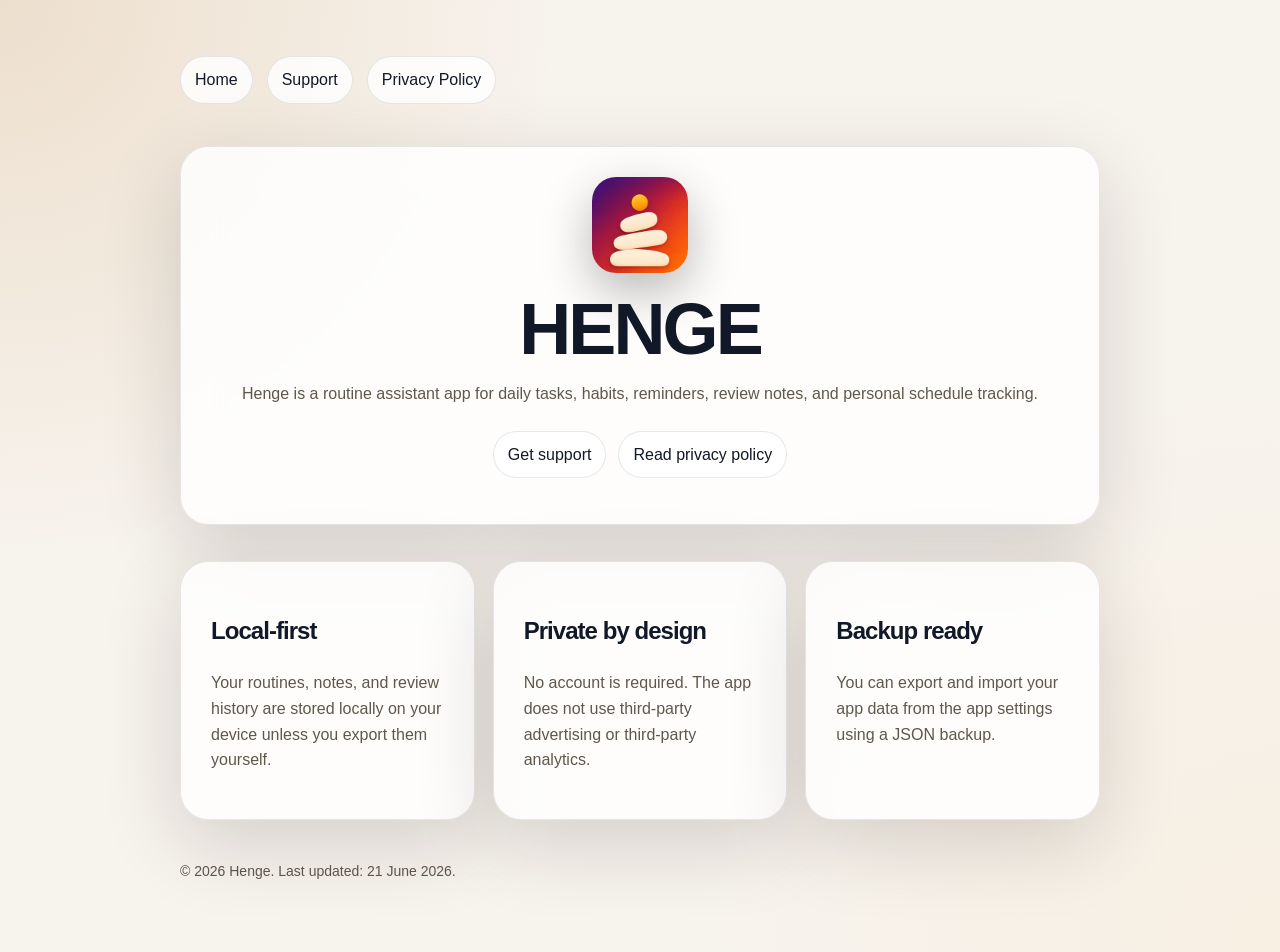
<file: index.html>
<!doctype html>
<html lang="en">
<head>
  <meta charset="utf-8">
  <meta name="viewport" content="width=device-width, initial-scale=1">

  <title>HENGE — routine assistant</title>
  <meta name="description" content="Henge is a routine assistant app for daily routines, habits, reminders, review notes, and personal schedule tracking.">

  <link rel="stylesheet" href="style.css">

  <link rel="icon" href="assets/favicon.ico">
  <link rel="apple-touch-icon" href="assets/apple-touch-icon.png">

  <meta property="og:title" content="HENGE">
  <meta property="og:description" content="A routine assistant app for routines, habits, reminders, notes, and review.">
  <meta property="og:image" content="assets/og-image.png">
  <meta property="og:type" content="website">

  <meta name="theme-color" content="#0f1115">
</head>
<body>
  <main class="wrapper">
    <nav aria-label="Main navigation">
      <a href="index.html">Home</a>
      <a href="support.html">Support</a>
      <a href="privacy.html">Privacy Policy</a>
    </nav>

    <section class="hero">
      <img class="app-icon" src="assets/henge-icon.png" alt="Henge app icon">

      <h1>HENGE</h1>
      <p>Henge is a routine assistant app for daily tasks, habits, reminders, review notes, and personal schedule tracking.</p>

      <p class="actions">
        <a class="button" href="support.html">Get support</a>
        <a class="button" href="privacy.html">Read privacy policy</a>
      </p>
    </section>

    <section class="grid" aria-label="Henge features">
      <div class="card">
        <h2>Local-first</h2>
        <p>Your routines, notes, and review history are stored locally on your device unless you export them yourself.</p>
      </div>

      <div class="card">
        <h2>Private by design</h2>
        <p>No account is required. The app does not use third-party advertising or third-party analytics.</p>
      </div>

      <div class="card">
        <h2>Backup ready</h2>
        <p>You can export and import your app data from the app settings using a JSON backup.</p>
      </div>
    </section>

    <p class="footer">© 2026 Henge. Last updated: 21 June 2026.</p>
  </main>
</body>
</html>
</file>
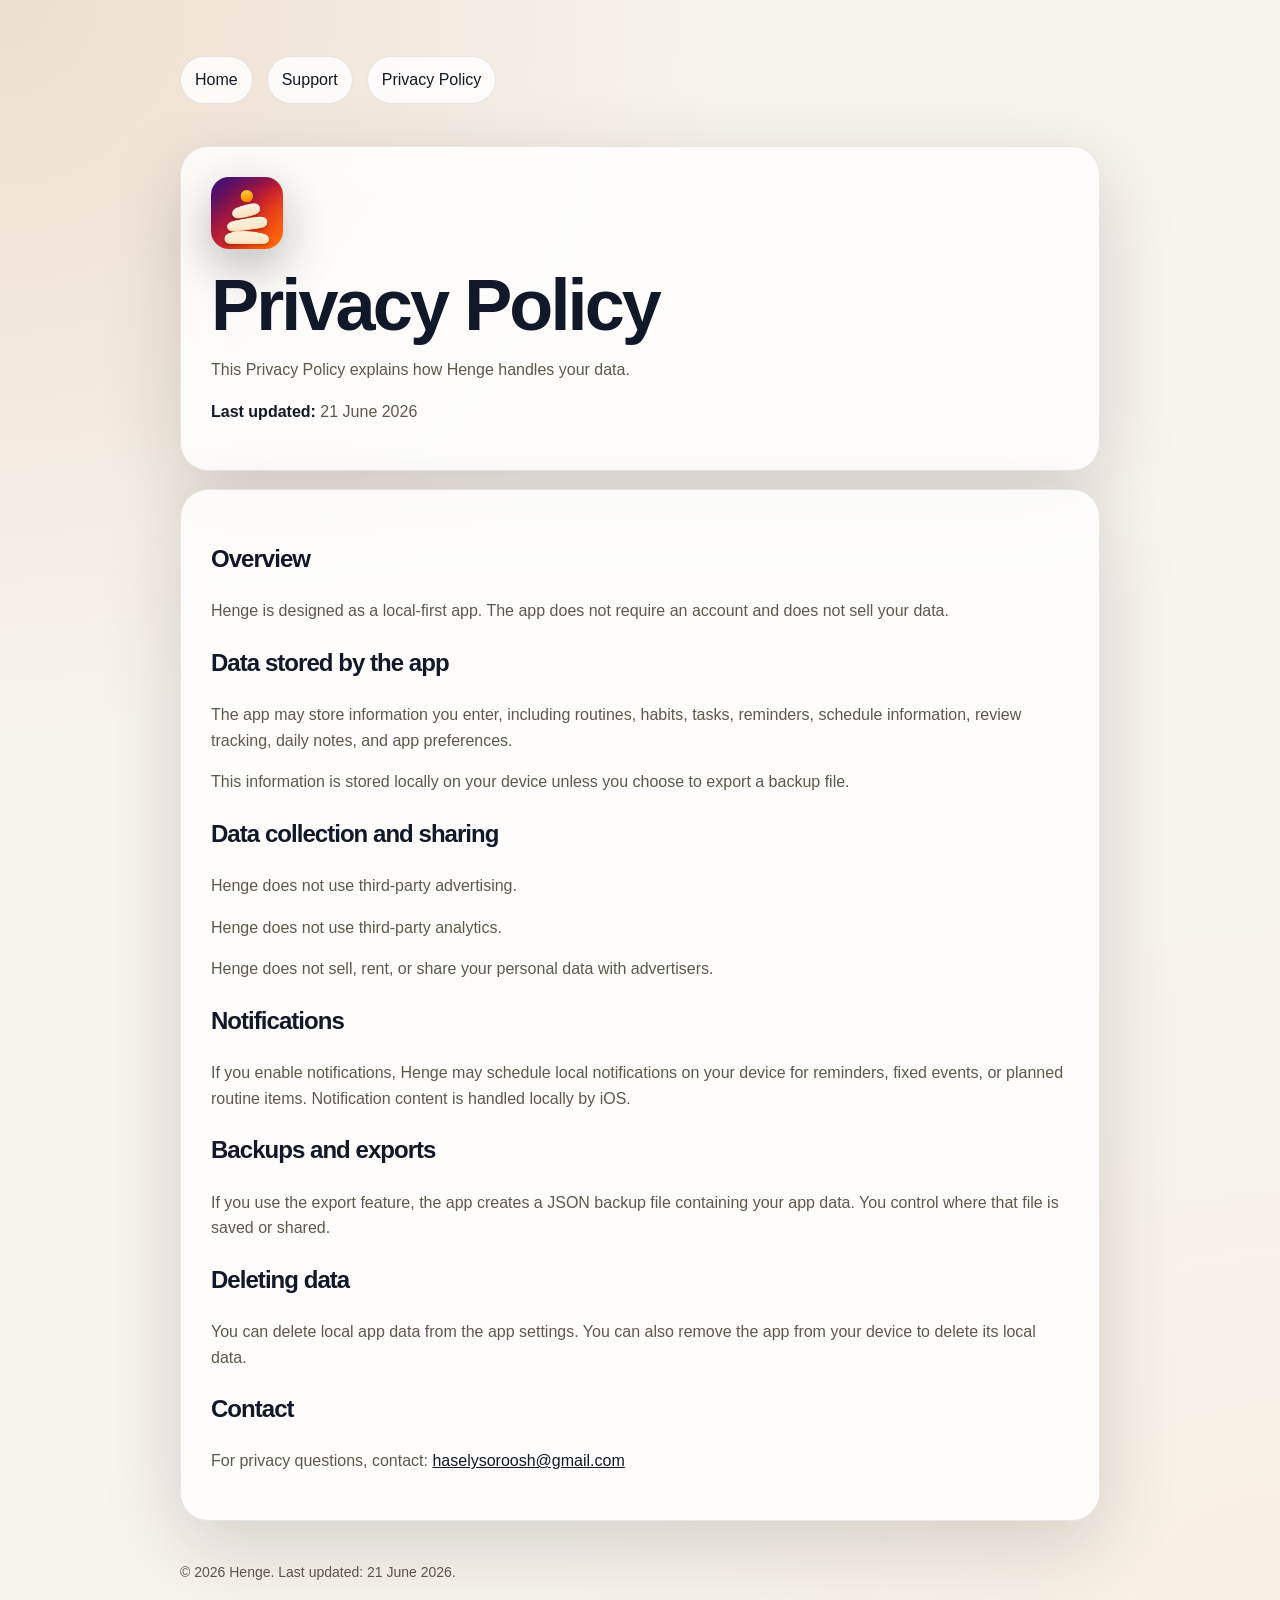
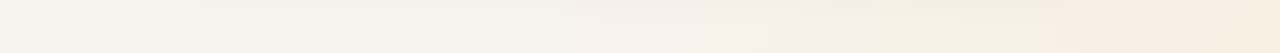
<file: privacy.html>
<!doctype html>
<html lang="en">
<head>
  <meta charset="utf-8">
  <meta name="viewport" content="width=device-width, initial-scale=1">

  <title>Henge Privacy Policy</title>
  <meta name="description" content="Privacy policy for Henge, a routine assistant app.">

  <link rel="stylesheet" href="style.css">

  <link rel="icon" href="assets/favicon.ico">
  <link rel="apple-touch-icon" href="assets/apple-touch-icon.png">

  <meta property="og:title" content="Henge Privacy Policy">
  <meta property="og:description" content="Privacy policy for Henge, a routine assistant app.">
  <meta property="og:image" content="assets/og-image.png">
  <meta property="og:type" content="website">

  <meta name="theme-color" content="#0f1115">
</head>
<body>
  <main class="wrapper">
    <nav aria-label="Main navigation">
      <a href="index.html">Home</a>
      <a href="support.html">Support</a>
      <a href="privacy.html">Privacy Policy</a>
    </nav>

    <section class="hero compact">
      <img class="app-icon small" src="assets/henge-icon.png" alt="Henge app icon">
      <h1>Privacy Policy</h1>
      <p>This Privacy Policy explains how Henge handles your data.</p>
      <p><strong>Last updated:</strong> 21 June 2026</p>
    </section>

    <section class="card">
      <h2>Overview</h2>
      <p>Henge is designed as a local-first app. The app does not require an account and does not sell your data.</p>

      <h2>Data stored by the app</h2>
      <p>The app may store information you enter, including routines, habits, tasks, reminders, schedule information, review tracking, daily notes, and app preferences.</p>
      <p>This information is stored locally on your device unless you choose to export a backup file.</p>

      <h2>Data collection and sharing</h2>
      <p>Henge does not use third-party advertising.</p>
      <p>Henge does not use third-party analytics.</p>
      <p>Henge does not sell, rent, or share your personal data with advertisers.</p>

      <h2>Notifications</h2>
      <p>If you enable notifications, Henge may schedule local notifications on your device for reminders, fixed events, or planned routine items. Notification content is handled locally by iOS.</p>

      <h2>Backups and exports</h2>
      <p>If you use the export feature, the app creates a JSON backup file containing your app data. You control where that file is saved or shared.</p>

      <h2>Deleting data</h2>
      <p>You can delete local app data from the app settings. You can also remove the app from your device to delete its local data.</p>

      <h2>Contact</h2>
      <p>For privacy questions, contact: <a href="mailto:haselysoroosh@gmail.com">haselysoroosh@gmail.com</a></p>
    </section>

    <p class="footer">© 2026 Henge. Last updated: 21 June 2026.</p>
  </main>
</body>
</html>
</file>
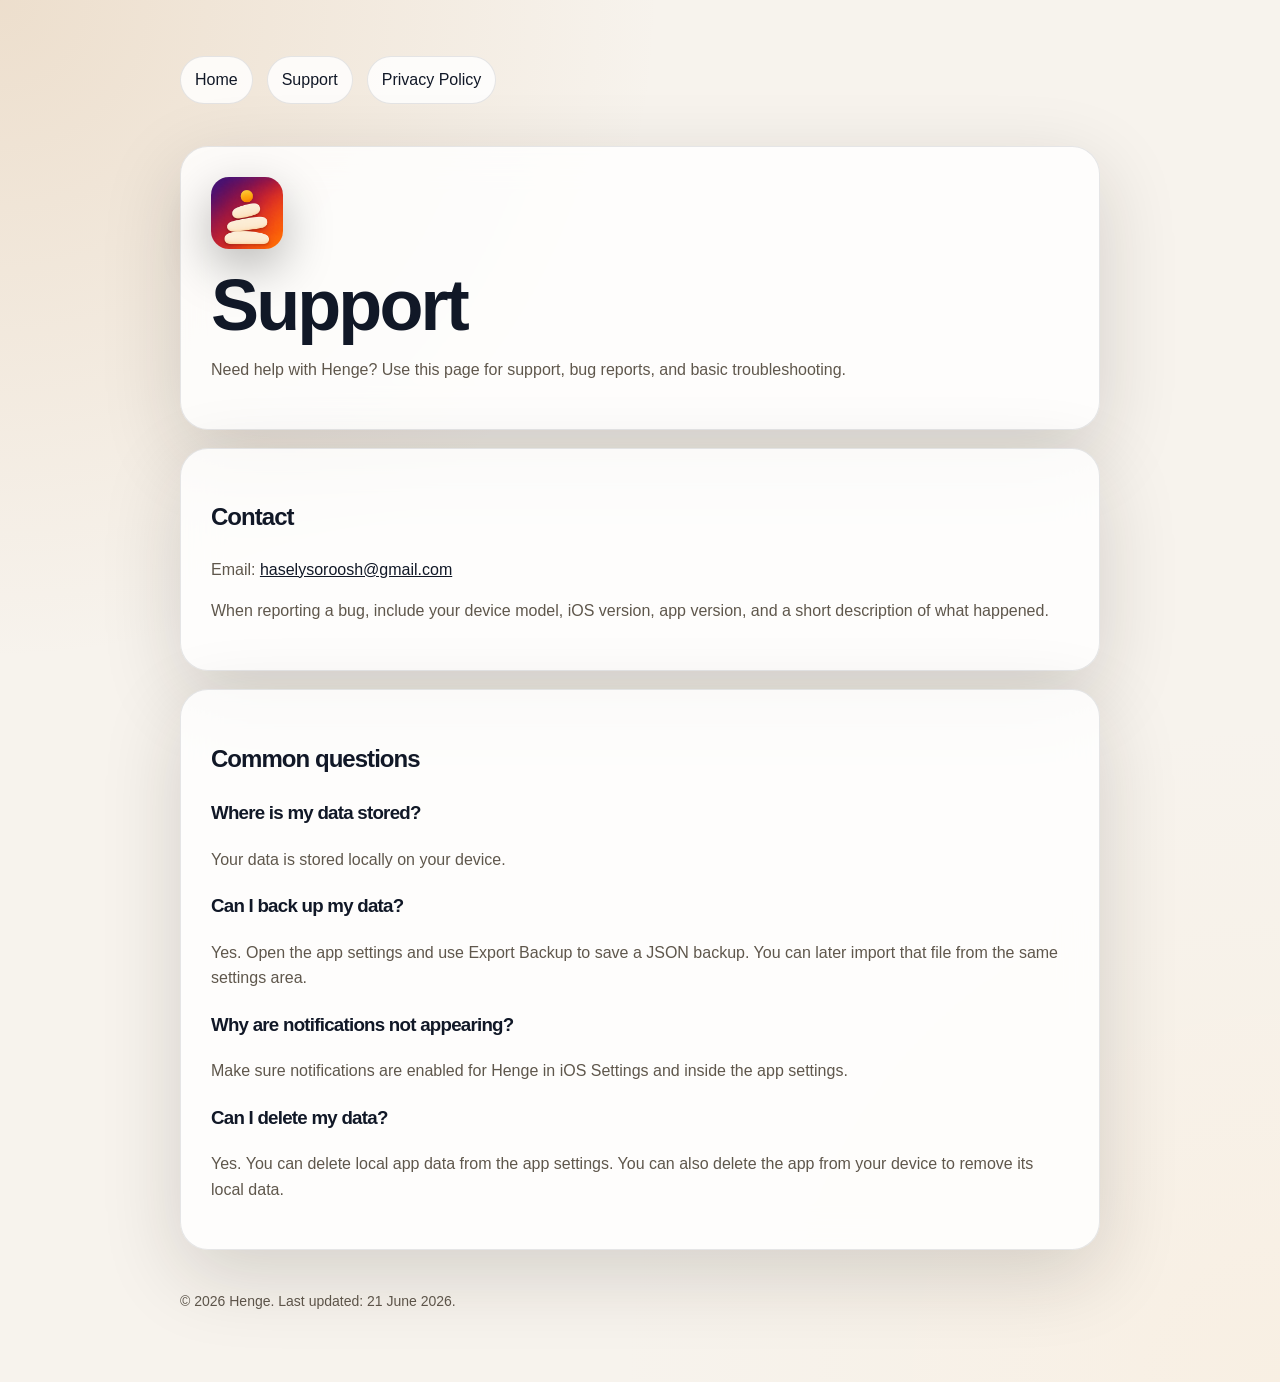
<file: support.html>
<!doctype html>
<html lang="en">
<head>
  <meta charset="utf-8">
  <meta name="viewport" content="width=device-width, initial-scale=1">

  <title>Henge Support</title>
  <meta name="description" content="Support, troubleshooting, and contact information for Henge.">

  <link rel="stylesheet" href="style.css">

  <link rel="icon" href="assets/favicon.ico">
  <link rel="apple-touch-icon" href="assets/apple-touch-icon.png">

  <meta property="og:title" content="Henge Support">
  <meta property="og:description" content="Support, troubleshooting, and contact information for Henge.">
  <meta property="og:image" content="assets/og-image.png">
  <meta property="og:type" content="website">

  <meta name="theme-color" content="#0f1115">
</head>
<body>
  <main class="wrapper">
    <nav aria-label="Main navigation">
      <a href="index.html">Home</a>
      <a href="support.html">Support</a>
      <a href="privacy.html">Privacy Policy</a>
    </nav>

    <section class="hero compact">
      <img class="app-icon small" src="assets/henge-icon.png" alt="Henge app icon">
      <h1>Support</h1>
      <p>Need help with Henge? Use this page for support, bug reports, and basic troubleshooting.</p>
    </section>

    <section class="card">
      <h2>Contact</h2>
      <p>Email: <a href="mailto:haselysoroosh@gmail.com">haselysoroosh@gmail.com</a></p>
      <p>When reporting a bug, include your device model, iOS version, app version, and a short description of what happened.</p>
    </section>

    <section class="card">
      <h2>Common questions</h2>

      <h3>Where is my data stored?</h3>
      <p>Your data is stored locally on your device.</p>

      <h3>Can I back up my data?</h3>
      <p>Yes. Open the app settings and use Export Backup to save a JSON backup. You can later import that file from the same settings area.</p>

      <h3>Why are notifications not appearing?</h3>
      <p>Make sure notifications are enabled for Henge in iOS Settings and inside the app settings.</p>

      <h3>Can I delete my data?</h3>
      <p>Yes. You can delete local app data from the app settings. You can also delete the app from your device to remove its local data.</p>
    </section>

    <p class="footer">© 2026 Henge. Last updated: 21 June 2026.</p>
  </main>
</body>
</html>
</file>
<file: style.css>
:root {
  color-scheme: light dark;
  --bg: #0f1115;
  --card: rgba(255, 255, 255, 0.08);
  --text: #f7f4ee;
  --muted: #b8b0a3;
  --accent: #c9965b;
  --border: rgba(255, 255, 255, 0.14);
  --shadow: rgba(0, 0, 0, 0.28);
}

* {
  box-sizing: border-box;
}

body {
  margin: 0;
  font-family: -apple-system, BlinkMacSystemFont, "SF Pro Text", "Segoe UI", sans-serif;
  background:
    radial-gradient(circle at top left, rgba(201, 150, 91, 0.22), transparent 35%),
    radial-gradient(circle at bottom right, rgba(255, 216, 165, 0.14), transparent 35%),
    var(--bg);
  color: var(--text);
  line-height: 1.6;
}

.wrapper {
  width: min(920px, calc(100% - 32px));
  margin: 0 auto;
  padding: 56px 0;
}

nav {
  display: flex;
  gap: 14px;
  flex-wrap: wrap;
  margin-bottom: 42px;
}

nav a,
.button {
  color: var(--text);
  text-decoration: none;
  border: 1px solid var(--border);
  background: var(--card);
  padding: 10px 14px;
  border-radius: 999px;
}

a {
  color: var(--text);
}

nav a:hover,
.button:hover {
  border-color: rgba(201, 150, 91, 0.62);
}

.hero,
.card {
  border: 1px solid var(--border);
  background: var(--card);
  border-radius: 28px;
  padding: 30px;
  backdrop-filter: blur(18px);
  box-shadow: 0 24px 80px var(--shadow);
}

.hero {
  text-align: center;
}

.hero.compact {
  text-align: left;
}

.hero h1 {
  font-size: clamp(40px, 7vw, 72px);
  line-height: 0.95;
  margin: 0 0 18px;
}

h1,
h2,
h3 {
  letter-spacing: -0.04em;
}

h2,
h3 {
  color: var(--text);
}

p,
li {
  color: var(--muted);
}

strong {
  color: var(--text);
}

.actions {
  display: flex;
  gap: 12px;
  justify-content: center;
  flex-wrap: wrap;
  margin-top: 24px;
}

.app-icon {
  width: 96px;
  height: 96px;
  border-radius: 24px;
  display: block;
  margin: 0 auto 22px;
  box-shadow: 0 18px 50px rgba(0, 0, 0, 0.28);
}

.app-icon.small {
  width: 72px;
  height: 72px;
  border-radius: 18px;
  margin: 0 0 22px;
}

.grid {
  display: grid;
  grid-template-columns: repeat(auto-fit, minmax(240px, 1fr));
  gap: 18px;
  margin-top: 18px;
}

.card {
  margin-top: 18px;
}

.footer {
  margin-top: 40px;
  color: var(--muted);
  font-size: 14px;
}

code {
  background: rgba(255, 255, 255, 0.1);
  border-radius: 8px;
  padding: 2px 6px;
}

@media (prefers-color-scheme: light) {
  :root {
    --bg: #f7f3ed;
    --card: rgba(255, 255, 255, 0.82);
    --text: #111827;
    --muted: #5f574c;
    --border: rgba(17, 24, 39, 0.10);
    --shadow: rgba(30, 24, 18, 0.16);
  }
}
</file>
